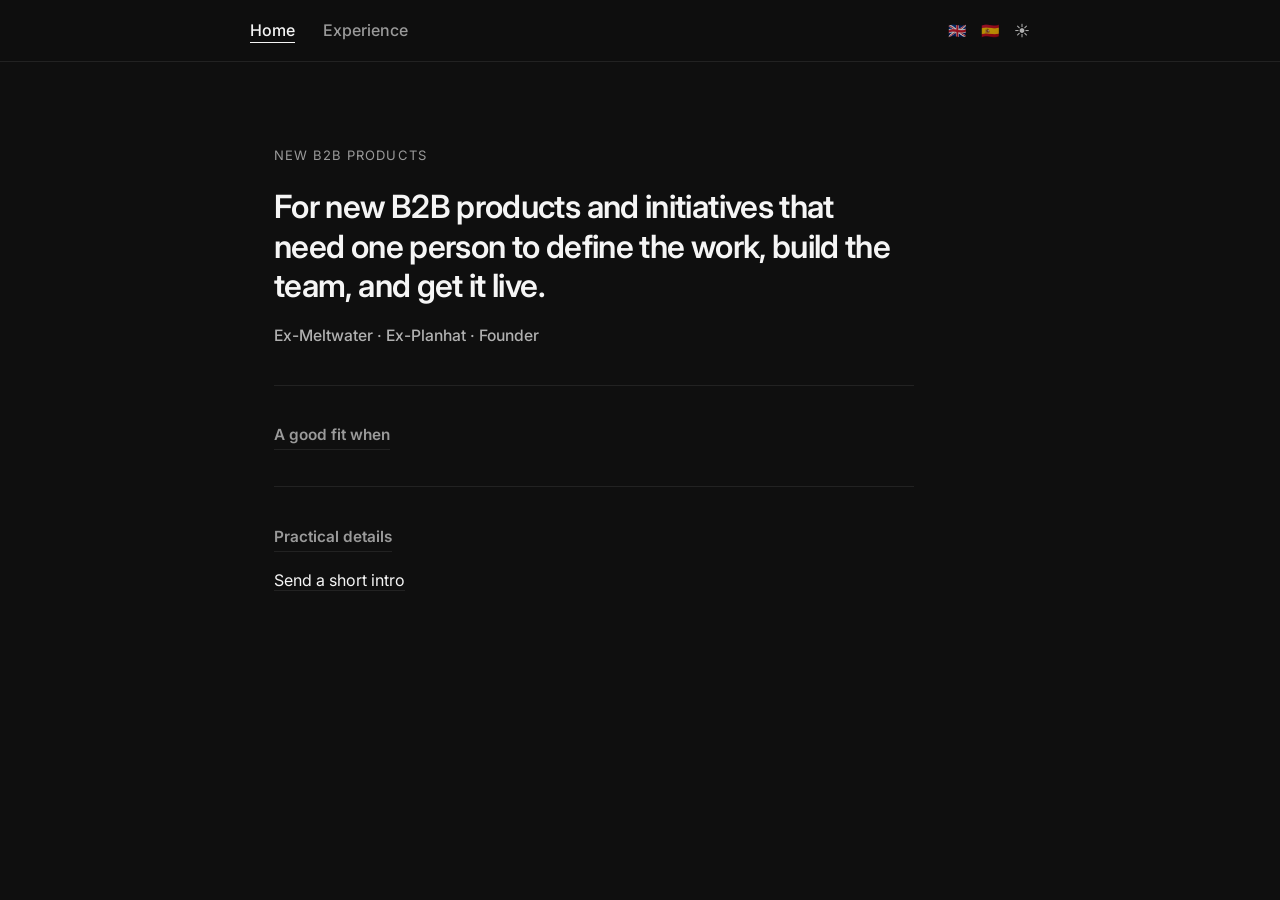
<file: index.html>
<!DOCTYPE html>
<html lang="es" data-theme="dark">
<head>
<meta charset="UTF-8">
<meta name="viewport" content="width=device-width, initial-scale=1.0">
<title>David Fallon</title>

<link rel="stylesheet" href="style.css">
<link href="https://fonts.googleapis.com/css2?family=Inter:wght@400;500;600&display=swap" rel="stylesheet">
<script defer src="script.js"></script>

<link id="favicon" rel="icon" type="image/png" href="images/favicondark.png">
</head>

<body data-title-en="David Fallon" data-title-es="David Fallon">

<nav>
  <div class="nav-inner">
    <div class="nav-links">
      <a href="index.html" class="active" data-en="Home" data-es="Inicio">Inicio</a>
      <a href="experience.html" data-en="Experience" data-es="Experiencia">Experiencia</a>
    </div>
    <div>
      <span class="lang-toggle" onclick="setLanguage('en')">🇬🇧</span>
      <span class="lang-toggle" onclick="setLanguage('es')">🇪🇸</span>
      <span class="lang-toggle" data-theme-toggle onclick="toggleTheme()">☾</span>
    </div>
  </div>
</nav>

<main class="container">

<p class="eyebrow"
data-en="New B2B Products"
data-es="Nuevos productos B2B">
Nuevos productos B2B
</p>

<h1 class="hero-headline"
data-en="For new B2B products and initiatives that need one person to define the work, build the team, and get it live."
data-es="Para nuevos productos B2B e iniciativas que necesitan una sola persona para definir el trabajo, construir el equipo y ponerlo en marcha.">
Para nuevos productos B2B e iniciativas que necesitan una sola persona para definir el trabajo, construir el equipo y ponerlo en marcha.
</h1>

<p class="subline"
data-en="Ex-Meltwater · Ex-Planhat · Founder"
data-es="Ex-Meltwater · Ex-Planhat · Fundador">
Ex-Meltwater · Ex-Planhat · Fundador
</p>

<section class="home-section collapsible-section">
  <p class="section-title section-trigger"
    data-en="A good fit when"
    data-es="Encajo bien cuando">
    Encajo bien cuando
  </p>

  <div class="section-panel">
    <ul class="section-points">
      <li data-en="There is a real business opportunity, but the product and plan still need defining."
          data-es="Hay una oportunidad de negocio real, pero el producto y el plan todavía necesitan definirse.">
        Hay una oportunidad de negocio real, pero el producto y el plan todavía necesitan definirse.
      </li>
      <li data-en="The team still needs building from scratch, or shaping once the plan is clearer."
          data-es="El equipo todavía necesita construirse desde cero, o tomar forma una vez que el plan esté más claro.">
        El equipo todavía necesita construirse desde cero, o tomar forma una vez que el plan esté más claro.
      </li>
      <li data-en="You need one person to take ownership from start to finish."
          data-es="Necesitas una persona que se haga cargo de principio a fin.">
        Necesitas una persona que se haga cargo de principio a fin.
      </li>
    </ul>
  </div>
</section>

<section class="home-section collapsible-section">
  <p class="section-title section-trigger"
    data-en="Practical details"
    data-es="Detalles prácticos">
    Detalles prácticos
  </p>

  <div class="section-panel">
    <ul class="section-points">
      <li data-en="Based in Uruguay, with working overlap across both Europe and the US.<br><span class='time-row'>Uruguay: <span data-uy-time></span> · Your time: <span data-local-time></span></span>"
          data-es="Basado en Uruguay, con solapamiento horario tanto con Europa como con EE.UU.<br><span class='time-row'>Uruguay: <span data-uy-time></span> · Tu hora: <span data-local-time></span></span>">
        Basado en Uruguay, con solapamiento horario tanto con Europa como con EE.UU.<br><span class="time-row">Uruguay: <span data-uy-time></span> · Tu hora: <span data-local-time></span></span>
      </li>
    </ul>
  </div>
</section>

<p>
  <span class="contact-link" onclick="this.innerText='david@dmjfallon.com'"
    data-en="Send a short intro"
    data-es="Envía una breve intro">
    Envía una breve intro
  </span>
</p>

<div class="footer-space"></div>

</main>

</body>
</html>
</file>
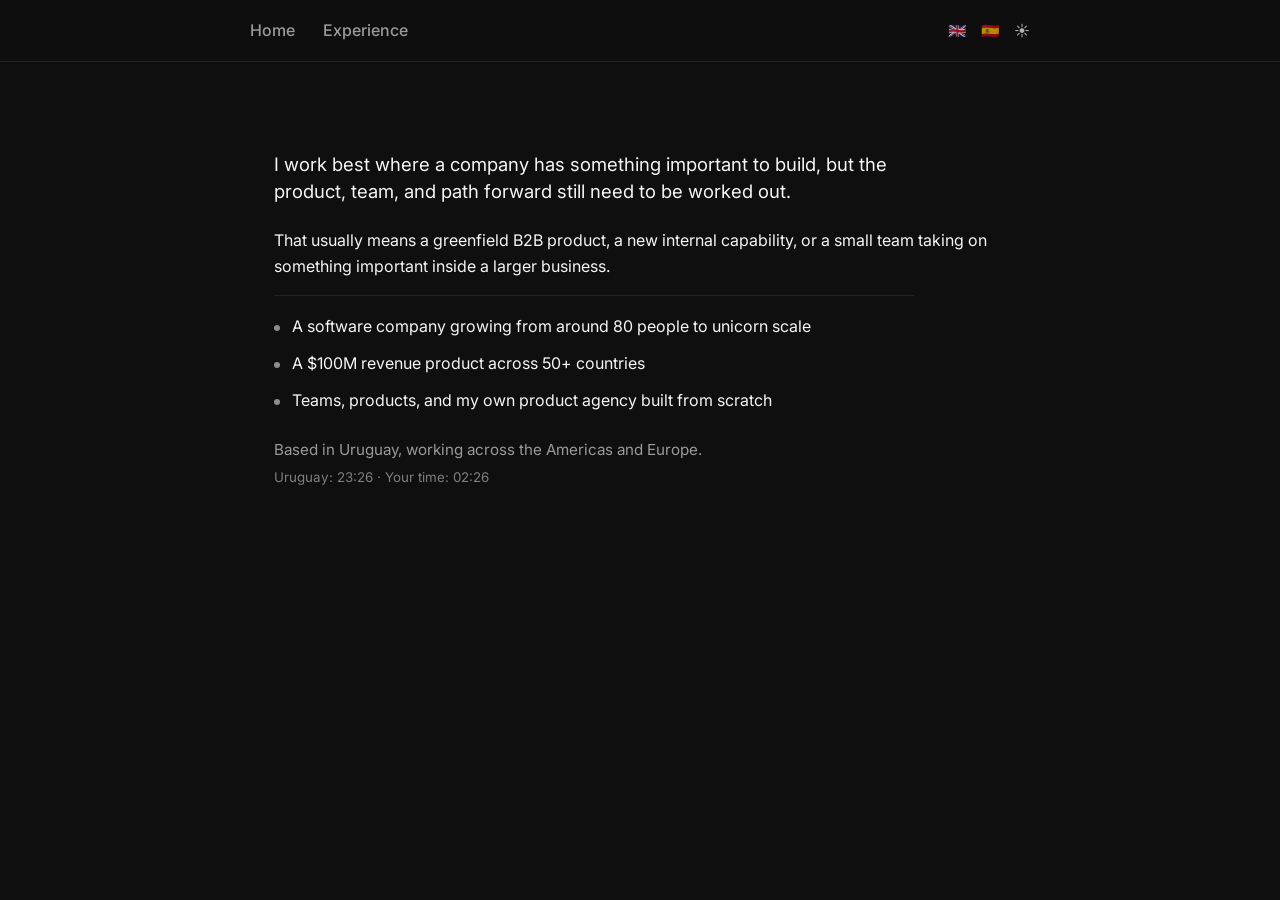
<file: about.html>
<!DOCTYPE html>
<html lang="es" data-theme="dark">
<head>
<meta charset="UTF-8">
<meta name="viewport" content="width=device-width, initial-scale=1.0">
<title>About</title>
<link rel="stylesheet" href="style.css">
<link href="https://fonts.googleapis.com/css2?family=Inter:wght@400;500;600&display=swap" rel="stylesheet">
<script defer src="script.js"></script>
</head>

<body data-title-en="About" data-title-es="Sobre mí">

<nav>
  <div class="nav-inner">
    <div class="nav-links">
      <a href="index.html" data-en="Home" data-es="Inicio">Inicio</a>
      <a href="experience.html" data-en="Experience" data-es="Experiencia">Experiencia</a>
    </div>
    <div>
      <span class="lang-toggle" onclick="setLanguage('en')">🇬🇧</span>
      <span class="lang-toggle" onclick="setLanguage('es')">🇪🇸</span>
      <span class="lang-toggle" data-theme-toggle onclick="toggleTheme()">☾</span>
    </div>
  </div>
</nav>

<main class="container">

<p class="about-lead"
data-en="I work best where a company has something important to build, but the product, team, and path forward still need to be worked out."
data-es="Trabajo mejor cuando una empresa tiene algo importante que construir, pero el producto, el equipo y el camino a seguir todavía están por definir.">
Trabajo mejor cuando una empresa tiene algo importante que construir, pero el producto, el equipo y el camino a seguir todavía están por definir.
</p>

<p
data-en="That usually means a greenfield B2B product, a new internal capability, or a small team taking on something important inside a larger business."
data-es="Eso suele significar un producto B2B desde cero, una nueva capacidad interna o un equipo pequeño abordando algo importante dentro de una empresa más grande.">
Eso suele significar un producto B2B desde cero, una nueva capacidad interna o un equipo pequeño abordando algo importante dentro de una empresa más grande.
</p>

<ul class="about-points">
  <li data-en="A software company growing from around 80 people to unicorn scale"
      data-es="Una empresa de software creciendo desde unas 80 personas hasta escala unicornio">
    Una empresa de software creciendo desde unas 80 personas hasta escala unicornio
  </li>
  <li data-en="A $100M revenue product across 50+ countries"
      data-es="Un producto de $100M de ingresos en más de 50 países">
    Un producto de $100M de ingresos en más de 50 países
  </li>
  <li data-en="Teams, products, and my own product agency built from scratch"
      data-es="Equipos, productos y mi propia agencia de producto B2B construidos desde cero">
    Equipos, productos y mi propia agencia de producto B2B construidos desde cero
  </li>
</ul>

<p class="location"
data-en="Based in Uruguay, working across the Americas and Europe.<br><span class='time-row'>Uruguay: <span data-uy-time></span> · Your time: <span data-local-time></span></span>"
data-es="Basado en Uruguay, trabajando en América y Europa.<br><span class='time-row'>Uruguay: <span data-uy-time></span> · Tu hora: <span data-local-time></span></span>">
Basado en Uruguay, trabajando en América y Europa.<br><span class="time-row">Uruguay: <span data-uy-time></span> · Tu hora: <span data-local-time></span></span>
</p>

<div class="footer-space"></div>

</main>

</body>
</html>
</file>
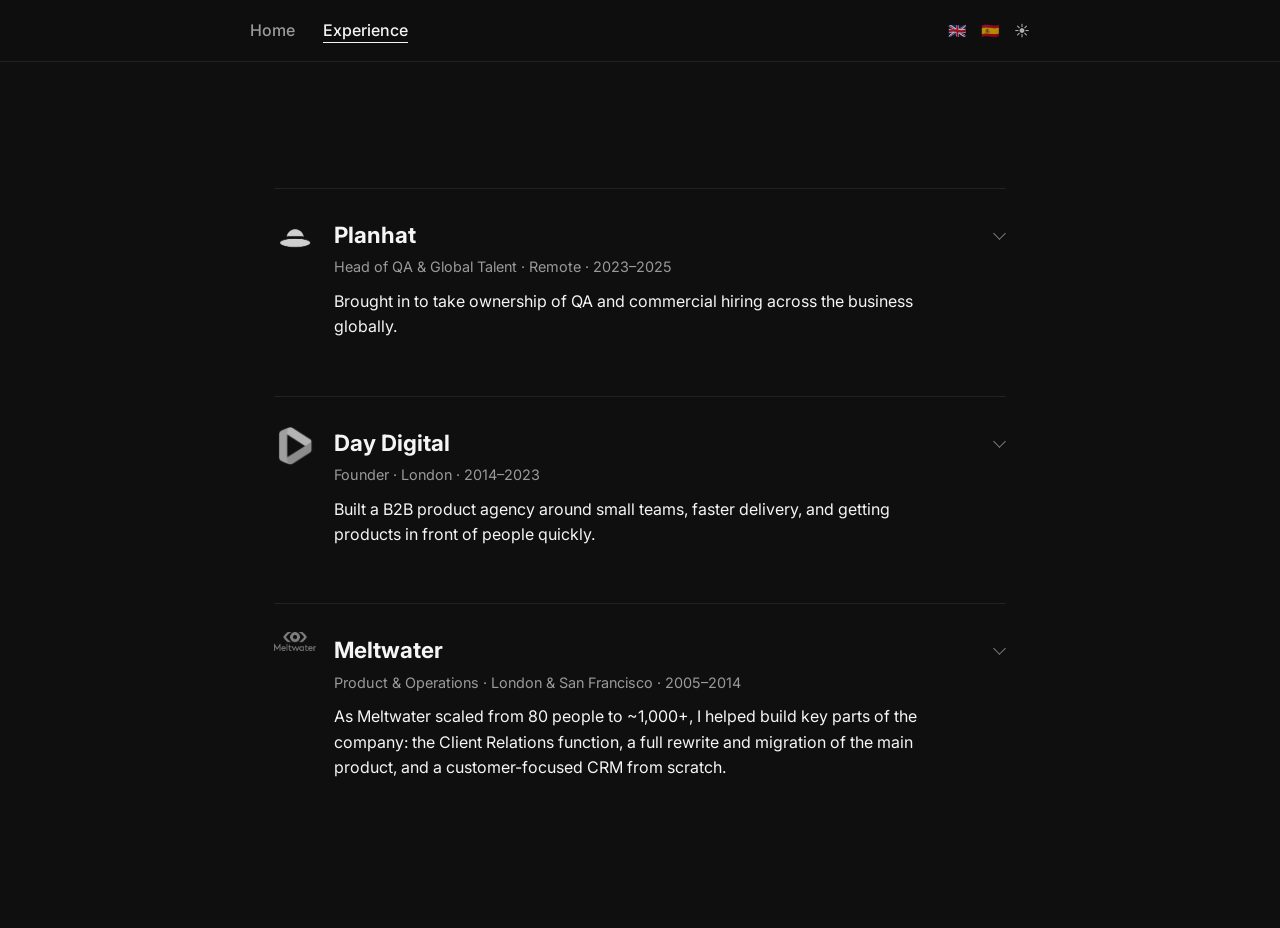
<file: experience.html>
<!DOCTYPE html>
<html lang="es" data-theme="dark">
<head>
<meta charset="UTF-8">
<meta name="viewport" content="width=device-width, initial-scale=1.0">
<title>Experience</title>
<link rel="stylesheet" href="style.css">
<link href="https://fonts.googleapis.com/css2?family=Inter:wght@400;500;600&display=swap" rel="stylesheet">
<script defer src="script.js"></script>
</head>

<body data-title-en="Experience" data-title-es="Experiencia">

<nav>
  <div class="nav-inner">
    <div class="nav-links">
      <a href="index.html" data-en="Home" data-es="Inicio">Inicio</a>
      <a href="experience.html" class="active" data-en="Experience" data-es="Experiencia">Experiencia</a>
    </div>
    <div>
      <span class="lang-toggle" onclick="setLanguage('en')">🇬🇧</span>
      <span class="lang-toggle" onclick="setLanguage('es')">🇪🇸</span>
      <span class="lang-toggle" data-theme-toggle onclick="toggleTheme()">☾</span>
    </div>
  </div>
</nav>

<main class="container">

<!-- PLANHAT -->
<div class="company">
  <div class="company-header">
    <img src="images/planhat.png" class="company-logo logo-light">
    <img src="images/darkplanhat.png" class="company-logo logo-dark">
    <div>
      <h2>Planhat</h2>
      <div class="role-meta"
        data-en="Head of QA & Global Talent · Remote · 2023–2025"
        data-es="Head de QA y Talento Global · Remoto · 2023–2025">
        Head de QA y Talento Global · Remoto · 2023–2025
      </div>
    </div>
  </div>

  <p class="company-summary"
    data-en="Brought in to take ownership of QA and commercial hiring across the business globally."
    data-es="Me incorporé para asumir la responsabilidad de QA y de la contratación comercial a nivel global en toda la empresa.">
    Me incorporé para asumir la responsabilidad de QA y de la contratación comercial a nivel global en toda la empresa.
  </p>

  <div class="company-panel">
    <div class="company-meta">
      <span
        data-en="Bootstrapped in 2014 · Stockholm · Next-generation CRM · $50M Series A (2022) · "
        data-es="Autofinanciada en 2014 · Estocolmo · CRM de nueva generación · Serie A de $50M (2022) · ">
        Autofinanciada en 2014 · Estocolmo · CRM de nueva generación · Serie A de $50M (2022) ·
      </span>
      <a class="company-link" href="https://www.planhat.com" target="_blank" rel="noopener noreferrer">
        planhat.com ↗
      </a>
    </div>

    <ul>
      <li data-en="Brought senior hiring in-house across the US and Europe, making 20+ GTM and commercial hires in under 12 months"
          data-es="Internalicé la contratación senior en EE.UU. y Europa, realizando más de 20 incorporaciones en roles comerciales y GTM en menos de 12 meses">
        Internalicé la contratación senior en EE.UU. y Europa, realizando más de 20 incorporaciones en roles comerciales y GTM en menos de 12 meses
      </li>

      <li data-en="Helped establish a Mexico tech hub to increase capacity and lower cost"
          data-es="Ayudé a establecer un hub tecnológico en México para aumentar capacidad y reducir costos">
        Ayudé a establecer un hub tecnológico en México para aumentar capacidad y reducir costos
      </li>

      <li data-en="Rebuilt QA into a leaner, automation-led function embedded earlier in delivery"
          data-es="Reconstruí QA como una función más ligera y orientada a automatización, integrada antes en el delivery">
        Reconstruí QA como una función más ligera y orientada a automatización, integrada antes en el delivery
      </li>
    </ul>
  </div>
</div>


<!-- DAY DIGITAL -->
<div class="company">
  <div class="company-header">
    <img src="images/day-digital.png" class="company-logo">
    <div>
      <h2>Day Digital</h2>
      <div class="role-meta"
        data-en="Founder · London · 2014–2023"
        data-es="Fundador · Londres · 2014–2023">
        Fundador · Londres · 2014–2023
      </div>
    </div>
  </div>

  <p class="company-summary"
    data-en="Built a B2B product agency around small teams, faster delivery, and getting products in front of people quickly."
    data-es="Construí una agencia de producto B2B basada en equipos pequeños, entregas más rápidas y poner productos delante de la gente cuanto antes.">
    Construí una agencia de producto B2B basada en equipos pequeños, entregas más rápidas y poner productos delante de la gente cuanto antes.
  </p>

  <div class="company-panel">
    <div class="company-meta">
      <span
        data-en="Bootstrapped in 2014 · London · B2B product agency · Peak annual revenue ~£500k · "
        data-es="Autofinanciada en 2014 · Londres · Agencia de producto B2B · Pico de facturación anual ~£500k · ">
        Autofinanciada en 2014 · Londres · Agencia de producto B2B · Pico de facturación anual ~£500k ·
      </span>
      <a class="company-link" href="https://www.day-digital.com" target="_blank" rel="noopener noreferrer">
        day-digital.com ↗
      </a>
    </div>

    <ul>
      <li data-en="Founded and built a B2B product agency, profitable within 3 months and throughout all nine years"
          data-es="Fundé y construí una agencia de producto B2B, rentable en 3 meses y durante los nueve años completos">
        Fundé y construí una agencia de producto B2B, rentable en 3 meses y durante los nueve años completos
      </li>

      <li data-en="Built small teams delivering B2B SaaS products and complex redesigns from idea through launch"
          data-es="Construí equipos pequeños entregando productos SaaS B2B y rediseños complejos desde la idea hasta el lanzamiento">
        Construí equipos pequeños entregando productos SaaS B2B y rediseños complejos desde la idea hasta el lanzamiento
      </li>

      <li data-en="Delivered a nationally approved NHS product listed on the UK Government’s G-Cloud platform and adopted by 70+ GP surgeries"
          data-es="Entregué un producto del NHS con aprobación nacional, listado en la plataforma G-Cloud del Gobierno británico y adoptado por más de 70 centros médicos">
        Entregué un producto del NHS con aprobación nacional, listado en la plataforma G-Cloud del Gobierno británico y adoptado por más de 70 centros médicos
      </li>
    </ul>
  </div>
</div>


<!-- MELTWATER -->
<div class="company">
  <div class="company-header">
    <img src="images/meltwater.png" class="company-logo">
    <div>
      <h2>Meltwater</h2>
      <div class="role-meta"
        data-en="Product & Operations · London & San Francisco · 2005–2014"
        data-es="Producto y Operaciones · Londres y San Francisco · 2005–2014">
        Producto y Operaciones · Londres y San Francisco · 2005–2014
      </div>
    </div>
  </div>

  <p class="company-summary"
    data-en="As Meltwater scaled from 80 people to ~1,000+, I helped build key parts of the company: the Client Relations function, a full rewrite and migration of the main product, and a customer-focused CRM from scratch."
    data-es="A medida que Meltwater pasó de 80 personas a ~1.000+, ayudé a construir partes clave de la empresa: la función de Client Relations, una reescritura y migración completas del producto principal, y un CRM centrado en el cliente desde cero.">
    A medida que Meltwater pasó de 80 personas a ~1.000+, ayudé a construir partes clave de la empresa: la función de Client Relations, una reescritura y migración completas del producto principal, y un CRM centrado en el cliente desde cero.
  </p>

  <div class="company-panel">
    <div class="company-meta">
      <span
        data-en="Bootstrapped in 2001 with $15k · San Francisco · ~$1B+ IPO (Euronext, December 2020) · "
        data-es="Autofinanciada en 2001 con $15k · San Francisco · IPO de ~$1B+ (Euronext, diciembre de 2020) · ">
        Autofinanciada en 2001 con $15k · San Francisco · IPO de ~$1B+ (Euronext, diciembre de 2020) ·
      </span>
      <a class="company-link" href="https://www.meltwater.com" target="_blank" rel="noopener noreferrer">
        meltwater.com ↗
      </a>
    </div>

    <ul>
      <li data-en="Built a new engineering team from scratch and delivered a CRM platform in six months supporting $100M+ in revenue"
          data-es="Construí un equipo de ingeniería desde cero y en seis meses lanzamos una plataforma CRM que respaldaba más de $100M en ingresos">
        Construí un equipo de ingeniería desde cero y en seis meses lanzamos una plataforma CRM que respaldaba más de $100M en ingresos
      </li>

      <li data-en="Led the rebuild and full migration of the company’s core product, serving 100,000+ paying users across 50+ countries, re-architecting it to handle large-scale social data"
          data-es="Lideré la reconstrucción y migración completa del producto principal, con más de 100.000 clientes de pago en más de 50 países, re-arquitectándolo para soportar datos sociales a gran escala">
        Lideré la reconstrucción y migración completa del producto principal, con más de 100.000 clientes de pago en más de 50 países, re-arquitectándolo para soportar datos sociales a gran escala
      </li>

      <li data-en="Founding member of Client Relations, helping shape the company’s proactive customer success model"
          data-es="Miembro fundador de Client Relations, ayudando a definir el modelo global y proactivo de customer success">
        Miembro fundador de Client Relations, ayudando a definir el modelo global y proactivo de customer success
      </li>
    </ul>
  </div>
</div>

<div class="footer-space"></div>

</main>

</body>
</html>
</file>
<file: style.css>
:root {
  --text: #111;
  --muted: #666;
  --bg: #ffffff;
  --border: #eaeaea;
}

[data-theme="dark"] {
  --text: #f5f5f5;
  --muted: #9a9a9a;
  --bg: #0f0f0f;
  --border: #222;
}

* {
  box-sizing: border-box;
}

body {
  margin: 0;
  font-family: 'Inter', system-ui, -apple-system, sans-serif;
  background: var(--bg);
  color: var(--text);
  line-height: 1.58;
  -webkit-font-smoothing: antialiased;
  transition: background 0.2s ease, color 0.2s ease;
}

/* NAV */

nav {
  position: fixed;
  top: 0;
  width: 100%;
  background: color-mix(in srgb, var(--bg) 92%, transparent);
  border-bottom: 1px solid var(--border);
  padding: 18px 24px;
  display: flex;
  justify-content: center;
  z-index: 100;
  backdrop-filter: blur(10px);
}

.nav-inner {
  max-width: 780px;
  width: 100%;
  display: flex;
  justify-content: space-between;
  align-items: center;
  gap: 16px;
}

.nav-links a {
  margin-right: 24px;
  text-decoration: none;
  color: var(--muted);
  font-weight: 500;
}

.nav-links a.active {
  color: var(--text);
  border-bottom: 1px solid var(--text);
  padding-bottom: 2px;
}

.lang-toggle {
  cursor: pointer;
  font-size: 15px;
  margin-left: 10px;
  opacity: 0.7;
}

.lang-toggle:hover {
  opacity: 1;
}

/* LAYOUT */

.container {
  max-width: 780px;
  margin: 0 auto;
  padding: 132px 24px 88px;
}

h1 {
  font-size: 2rem;
  font-weight: 600;
  line-height: 1.24;
  letter-spacing: -0.02em;
  margin-bottom: 18px;
}

.hero-headline {
  max-width: 620px;
}

.hero-secondary {
  display: block;
  max-width: 620px;
  margin-top: 0.55em;
  font-size: 0.78em;
  font-weight: 500;
  line-height: 1.45;
  color: var(--text);
  opacity: 0.68;
}

h2 {
  font-size: 1.4rem;
  margin: 0;
}

.role-meta {
  font-size: 0.9rem;
  color: var(--muted);
  margin-top: 4px;
}

p {
  margin-bottom: 16px;
}

ul {
  margin-top: 12px;
  padding-left: 18px;
}

li {
  margin-bottom: 8px;
}

.eyebrow {
  font-size: 13px;
  text-transform: uppercase;
  letter-spacing: 0.08em;
  color: var(--muted);
  margin-bottom: 14px;
}

.subline {
  font-size: 0.98rem;
  margin-top: 0.8rem;
  opacity: 0.7;
  font-weight: 500;
}

.location {
  margin-top: 1.5rem;
  font-size: 0.95rem;
  color: var(--muted);
}

.about-lead {
  max-width: 640px;
  margin-bottom: 22px;
  font-size: 1.16rem;
  line-height: 1.5;
}

.about-points {
  max-width: 640px;
  margin: 0 0 24px;
  padding: 18px 0 0;
  border-top: 1px solid var(--border);
  list-style: none;
}

.about-points li {
  position: relative;
  margin-bottom: 12px;
  padding-left: 18px;
}

.about-points li::before {
  content: "";
  position: absolute;
  left: 0;
  top: 0.7em;
  width: 6px;
  height: 6px;
  border-radius: 999px;
  background: var(--text);
  opacity: 0.55;
}

.time-row {
  display: block;
  margin-top: 0.35rem;
  font-size: 0.88em;
  opacity: 0.8;
}

.contact-link {
  cursor: pointer;
  border-bottom: 1px solid var(--border);
}

.contact-link:hover {
  border-bottom: 1px solid var(--text);
}

.home-section {
  max-width: 640px;
  margin-top: 36px;
  padding-top: 22px;
  border-top: 1px solid var(--border);
}

.section-title {
  display: inline-block;
  margin-bottom: 0;
  padding-bottom: 2px;
  font-size: 0.96rem;
  font-weight: 600;
  color: var(--muted);
  border-bottom: 1px solid var(--border);
  cursor: pointer;
}

.section-title:hover {
  color: var(--text);
  border-bottom-color: var(--text);
}

.section-panel {
  max-height: 0;
  overflow: hidden;
  transition: max-height 0.25s ease, margin-top 0.25s ease;
}

.collapsible-section.open .section-panel {
  max-height: 520px;
  margin-top: 14px;
}

.section-points {
  margin-top: 0;
  padding-left: 20px;
}

.section-points li {
  margin-bottom: 10px;
}

.section-points .time-row {
  margin-top: 0.45rem;
}

.footer-space {
  height: 60px;
}

/* COMPANY BLOCK */

.company {
  margin-top: 56px;
  padding-top: 28px;
  border-top: 1px solid var(--border);
  cursor: pointer;
}

.company-header {
  display: flex;
  align-items: flex-start;
  gap: 18px;
  position: relative;
  padding-right: 22px;
}

.company-header::after {
  content: "";
  position: absolute;
  right: 2px;
  top: 12px;
  width: 8px;
  height: 8px;
  border-right: 1.5px solid var(--muted);
  border-bottom: 1.5px solid var(--muted);
  transform: rotate(45deg);
  transition: transform 0.2s ease, border-color 0.2s ease, opacity 0.2s ease;
  opacity: 0.8;
}

.company-logo {
  width: 42px;
  height: auto;
  opacity: 0.8;
  filter: grayscale(100%);
  transition: transform 0.2s ease, opacity 0.2s ease, filter 0.2s ease;
}

.company:hover .company-logo {
  filter: grayscale(0%);
  opacity: 1;
  transform: translateY(-1px);
}

.company:hover .company-header::after {
  border-color: var(--text);
}

.company.open .company-header::after {
  transform: rotate(225deg);
  border-color: var(--text);
}

.company-meta {
  margin-left: 60px;
  margin-top: 12px;
  font-size: 0.9rem;
  color: var(--muted);
  line-height: 1.5;
  max-height: 0;
  overflow: hidden;
  transition: max-height 0.25s ease, margin-top 0.25s ease;
}

.company-meta a {
  color: inherit;
  text-underline-offset: 2px;
}

.company-link {
  display: inline-block;
  font-size: 0.78rem;
  letter-spacing: 0.01em;
  text-decoration: none;
  border: 1px solid var(--border);
  border-radius: 999px;
  padding: 1px 8px;
  transition: border-color 0.2s ease, color 0.2s ease;
}

.company-link:hover {
  border-color: var(--text);
  color: var(--text);
}

.company.open .company-meta {
  max-height: none;
  margin-top: 0;
}

.company-summary {
  margin: 10px 0 0 60px;
  max-width: 620px;
  color: var(--text);
}

.company-panel {
  max-height: 0;
  overflow: hidden;
  transition: max-height 0.25s ease, margin-top 0.25s ease;
}

.company.open .company-panel {
  max-height: 720px;
  margin-top: 12px;
}

.company-panel .company-meta {
  margin-left: 60px;
  margin-top: 0;
  max-height: none;
  overflow: visible;
}

.company-panel ul {
  margin-left: 60px;
  margin-top: 14px;
  padding-bottom: 4px;
}

.company-panel li {
  margin-bottom: 8px;
}

/* RESPONSIVE */

@media (max-width: 768px) {

  .container {
    padding: 108px 20px 64px;
  }

  h1 {
    font-size: 1.58rem;
  }

  .hero-headline {
    max-width: none;
  }

  .hero-secondary {
    max-width: none;
    font-size: 0.84em;
  }

  nav {
    padding: 14px 18px;
  }

  .nav-inner {
    align-items: flex-start;
    flex-wrap: wrap;
  }

  .nav-links {
    display: flex;
    flex-wrap: wrap;
    row-gap: 8px;
  }

  .nav-links a {
    margin-right: 18px;
  }

  .company-logo {
    width: 36px;
  }

  .company-summary,
  .company-panel .company-meta,
  .company-panel ul {
    margin-left: 48px;
  }
}


/* Logo theme switching */

.logo-dark {
  display: none;
}

[data-theme="dark"] .logo-light {
  display: none;
}

[data-theme="dark"] .logo-dark {
  display: block;
}
</file>
